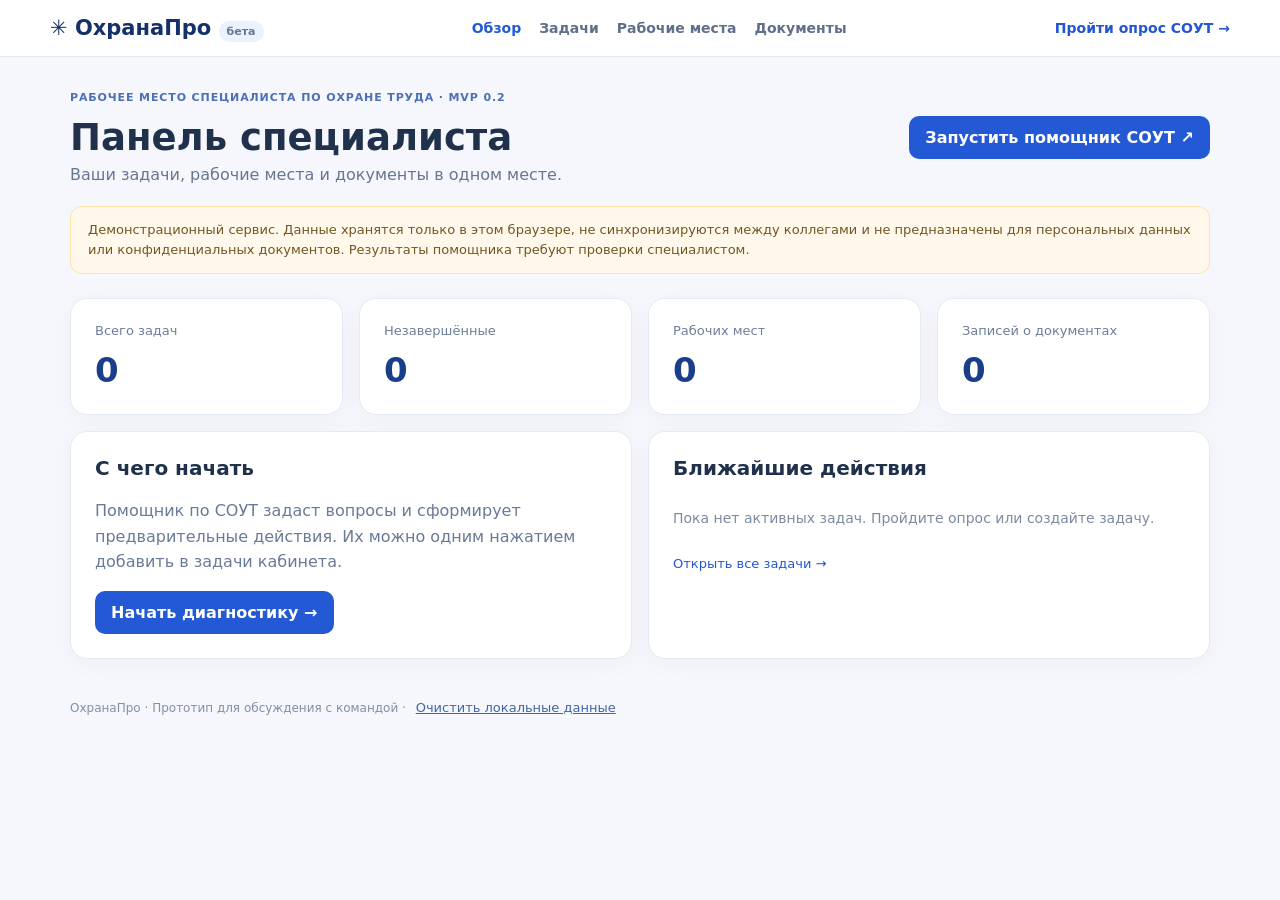
<file: index.html>
<!doctype html><html lang="ru"><head><meta charset="utf-8"><meta name="viewport" content="width=device-width, initial-scale=1"><meta name="theme-color" content="#1a3f94"><title>ОхранаПро — рабочий кабинет</title><link rel="stylesheet" href="assets/style.css"></head><body>
<header class="top"><a class="brand" href="index.html">✳ ОхранаПро <span>бета</span></a><nav><a href="#overview" data-nav="overview">Обзор</a><a href="#tasks" data-nav="tasks">Задачи</a><a href="#workplaces" data-nav="workplaces">Рабочие места</a><a href="#documents" data-nav="documents">Документы</a></nav><a class="assistant-link" href="assistant.html">Пройти опрос СОУТ →</a></header>
<main class="shell"><div class="hero"><div><div class="eyebrow">Рабочее место специалиста по охране труда · MVP 0.2</div><h1 id="section-title">Панель специалиста</h1><p id="section-description">Ваши рабочие места, задачи и документы в одном месте.</p></div><a class="hero-action" href="assistant.html">Запустить помощник СОУТ ↗</a></div>
<div class="warning">Демонстрационный сервис. Данные хранятся только в этом браузере, не синхронизируются между коллегами и не предназначены для персональных данных или конфиденциальных документов. Результаты помощника требуют проверки специалистом.</div>
<section id="view-overview" class="view"><div class="stat-grid"><div class="stat"><div>Всего задач</div><strong id="stat-total">0</strong></div><div class="stat"><div>Незавершённые</div><strong id="stat-open">0</strong></div><div class="stat"><div>Рабочих мест</div><strong id="stat-workplaces">0</strong></div><div class="stat"><div>Записей о документах</div><strong id="stat-docs">0</strong></div></div><div class="grid2"><div class="panel"><h2>С чего начать</h2><p>Помощник по СОУТ задаст вопросы и сформирует предварительные действия. Их можно одним нажатием добавить в задачи кабинета.</p><a class="button" href="assistant.html">Начать диагностику →</a></div><div class="panel"><h2>Ближайшие действия</h2><div id="overview-tasks" class="items"></div><a href="#tasks" class="minor">Открыть все задачи →</a></div></div></section>
<section id="view-tasks" class="view" hidden><div class="panel"><div class="panel-head"><h2>Задачи</h2><button class="ghost" id="clear-done">Удалить выполненные</button></div><form id="task-form" class="input-row"><input id="task-input" required maxlength="180" placeholder="Например: проверить перечень рабочих мест" aria-label="Новая задача"><button type="submit">Добавить</button></form><div id="task-list" class="items"></div></div></section>
<section id="view-workplaces" class="view" hidden><div class="panel"><h2>Реестр рабочих мест</h2><p>Для обсуждения структуры карточек. Пока это простой локальный список.</p><form id="place-form" class="input-row"><input id="place-input" required maxlength="120" placeholder="Название / подразделение" aria-label="Рабочее место"><button type="submit">Добавить</button></form><div id="place-list" class="items"></div></div></section>
<section id="view-documents" class="view" hidden><div class="panel"><h2>Реестр документов</h2><p>Здесь хранятся только названия документов и их статус — не сами файлы.</p><form id="doc-form" class="input-row"><input id="doc-input" required maxlength="140" placeholder="Название документа" aria-label="Название документа"><select id="doc-status" aria-label="Статус"><option>Требует проверки</option><option>В работе</option><option>Готов</option></select><button type="submit">Добавить</button></form><div id="doc-list" class="items"></div></div></section>
<footer>ОхранаПро · Прототип для обсуждения с командой · <button id="reset-demo" class="text-button">Очистить локальные данные</button></footer>
</main><script src="assets/app.js" defer></script></body></html>
</file>
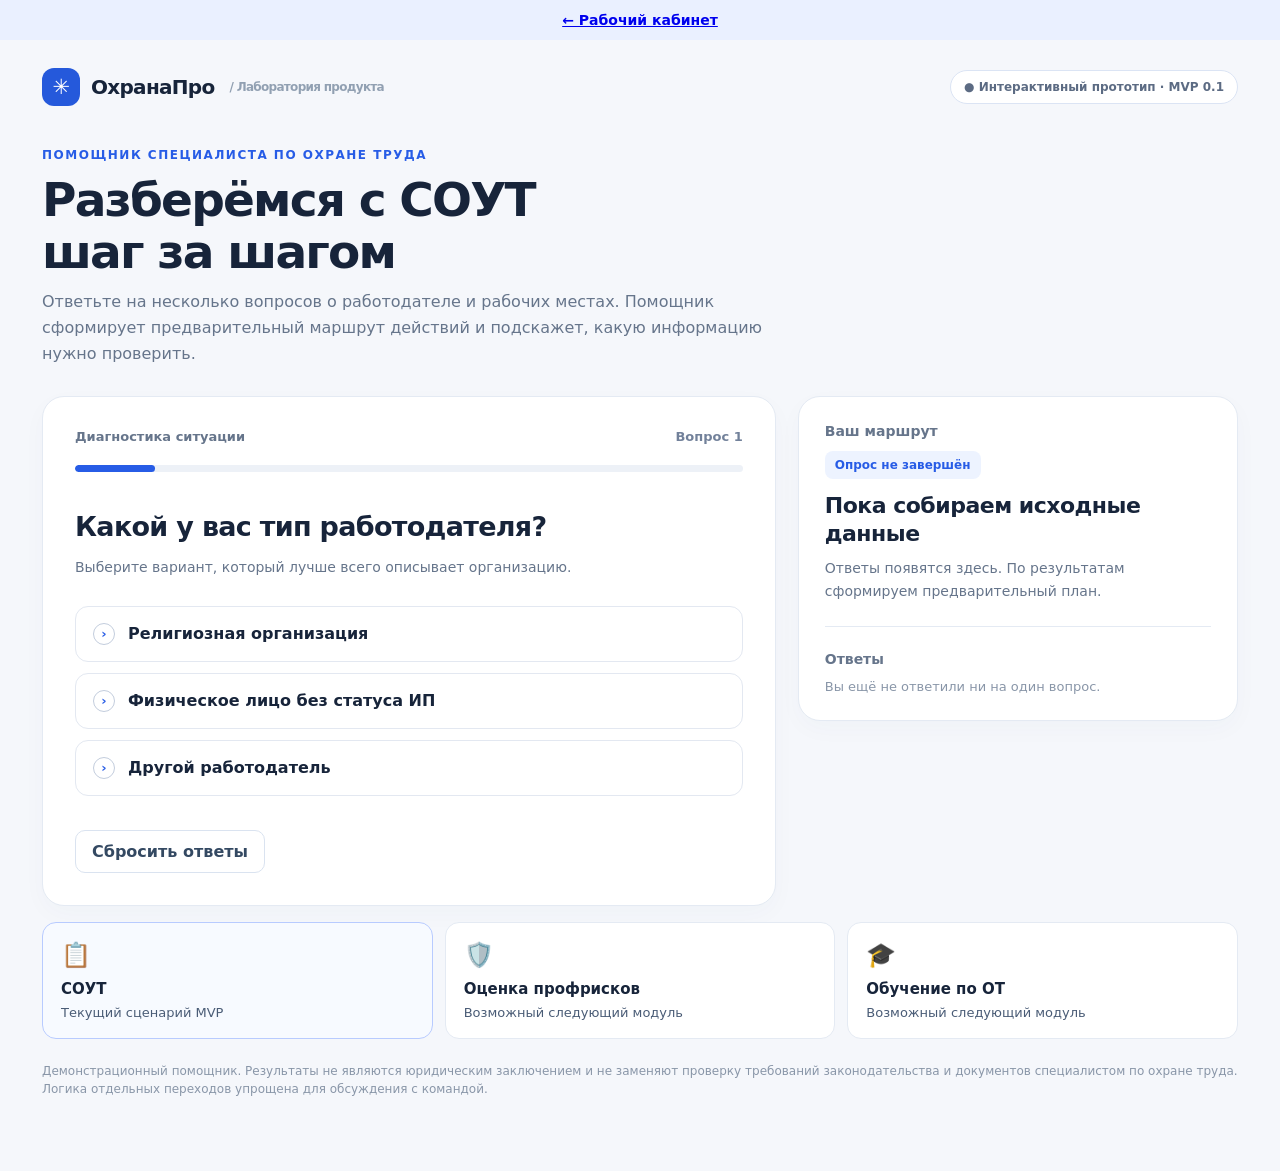
<file: assistant.html>
<!DOCTYPE html>
<html lang="ru"><head><meta charset="utf-8"/><meta content="width=device-width,initial-scale=1" name="viewport"/><title>ОхранаПро — помощник по СОУТ</title><style>
:root{--bg:#f5f7fb;--ink:#17243a;--muted:#66758b;--blue:#275ce6;--line:#e4eaf3;--soft:#edf3ff;--green:#14866e}*{box-sizing:border-box}body{margin:0;background:var(--bg);font-family:Inter,system-ui,-apple-system,'Segoe UI',Arial,sans-serif;color:var(--ink)}button,input{font:inherit}button{cursor:pointer}.shell{max-width:1240px;margin:auto;padding:28px 22px 60px}.top{display:flex;align-items:center;justify-content:space-between;margin-bottom:42px;gap:20px}.logo{font-size:20px;font-weight:800;letter-spacing:-.7px;display:flex;align-items:center;gap:11px}.mark{background:#2559db;color:white;border-radius:12px;width:38px;height:38px;display:grid;place-items:center;font-size:21px}.pill{border:1px solid #dbe4f4;background:white;padding:9px 13px;border-radius:99px;color:#5c6b83;font-size:12px;font-weight:700}.hero{margin:0 0 30px}.eyebrow{color:#275ce6;text-transform:uppercase;letter-spacing:1.5px;font-size:12px;font-weight:800}.hero h1{font-size:clamp(30px,4vw,47px);letter-spacing:-1.8px;line-height:1.1;margin:12px 0}.hero p{color:var(--muted);max-width:750px;line-height:1.6;margin:0}.columns{display:grid;grid-template-columns:minmax(0,1.5fr) minmax(300px,.9fr);gap:22px}.panel{background:white;border:1px solid var(--line);border-radius:22px;box-shadow:0 8px 25px #253c6d07}.question-panel{padding:32px;min-height:440px}.side{padding:26px;align-self:start}.section-header{display:flex;align-items:center;justify-content:space-between;gap:12px}.kicker{color:var(--muted);font-size:13px;font-weight:700}.progress{height:7px;background:#edf1f7;border-radius:20px;overflow:hidden;margin:21px 0 38px}.bar{height:100%;width:5%;background:var(--blue);border-radius:20px;transition:width .3s}.question{font-size:27px;letter-spacing:-.7px;line-height:1.25;margin:0 0 13px}.hint{color:var(--muted);line-height:1.55;font-size:14px;margin:0 0 27px}.choices{display:grid;gap:11px}.choice{display:flex;align-items:center;gap:13px;text-align:left;background:#fff;border:1.5px solid #e3e8f1;border-radius:13px;padding:16px 17px;color:var(--ink);font-weight:650;transition:.16s}.choice:hover,.choice:focus-visible{border-color:var(--blue);background:#f7faff;outline:none}.circle{border:1.5px solid #c3cddd;width:22px;height:22px;display:grid;place-items:center;border-radius:50%;flex:none;color:#275ce6;font-size:13px}.secondary{border:1px solid #dae3f0;background:white;border-radius:10px;padding:11px 16px;color:#344962;font-weight:650}.secondary:hover{background:#f5f7fc}.actions{display:flex;gap:12px;margin-top:34px;flex-wrap:wrap}.subheading{font-size:14px;color:#66758b;font-weight:700;margin-bottom:12px}.status{display:inline-flex;padding:7px 10px;background:#edf3ff;color:#275ce6;border-radius:8px;font-size:12px;font-weight:800;margin-bottom:13px}.side h2{font-size:22px;letter-spacing:-.5px;line-height:1.25;margin:0 0 10px}.side p{font-size:14px;color:var(--muted);line-height:1.6;margin:0}.divider{height:1px;background:var(--line);margin:24px 0}.history{display:flex;flex-direction:column;gap:15px}.history-item{display:flex;gap:12px;font-size:13px}.dot{width:23px;height:23px;background:#e9f7f2;color:#13836a;display:grid;place-items:center;border-radius:50%;flex:none;font-size:13px}.history-item strong{display:block;font-size:13px;margin-bottom:3px}.history-item span{color:var(--muted);line-height:1.45}.empty{font-size:13px;color:#8996a8}.results h2{font-size:28px;letter-spacing:-.8px;margin:10px 0 12px}.result-text{color:#58687e;line-height:1.7;font-size:15px}.notice{padding:15px 17px;background:#f2f6ff;border-radius:12px;margin:19px 0;color:#345179;font-size:13px;line-height:1.55}.checklist{margin:20px 0;padding:0;display:grid;gap:12px;list-style:none}.checklist li{display:flex;align-items:flex-start;gap:10px;line-height:1.5;font-size:14px}.checklist li:before{content:'✓';background:#e3f5ed;color:#13866a;font-size:12px;border-radius:50%;width:21px;height:21px;flex:none;display:grid;place-items:center}.primary{background:#275ce6;border:0;color:white;border-radius:10px;padding:12px 18px;font-weight:750}.primary:hover{background:#194bc7}.small{font-size:12px!important}.footer{margin-top:23px;color:#8996a8;font-size:12px;line-height:1.55}.step-tag{font-size:13px;color:#72819a;font-weight:700}.category-grid{display:grid;gap:12px;grid-template-columns:repeat(3,1fr);margin-top:16px}.category{background:white;border:1px solid var(--line);border-radius:14px;padding:18px;color:#4a5c76;font-size:13px}.category strong{display:block;color:var(--ink);margin-bottom:7px;font-size:15px}.category .icon{font-size:24px;margin-bottom:11px}.category.active{border-color:#b8cbff;background:#f7faff}.hide{display:none!important}@media(max-width:800px){.columns{grid-template-columns:1fr}.top{margin-bottom:28px}.question-panel{padding:23px;min-height:380px}.side{padding:23px}.category-grid{grid-template-columns:1fr}.hero h1{font-size:34px}}@media print{body{background:white}.top,.hero,.question-panel,.category-grid,.actions,.footer,.print-hide{display:none!important}.columns{display:block}.side,.panel{box-shadow:none;border:0;padding:0}.shell{padding:0}}
</style></head><body><div style="padding:12px 22px;background:#eaf0ff;text-align:center;font:600 14px system-ui"><a href="index.html">← Рабочий кабинет</a></div><main class="shell"><header class="top"><div class="logo"><span class="mark">✳</span> ОхранаПро <span style="font-size:12px;font-weight:600;color:#91a0b2;margin-left:4px">/ Лаборатория продукта</span></div><div class="pill">● Интерактивный прототип · MVP 0.1</div></header><section class="hero"><div class="eyebrow">Помощник специалиста по охране труда</div><h1>Разберёмся с СОУТ<br/>шаг за шагом</h1><p>Ответьте на несколько вопросов о работодателе и рабочих местах. Помощник сформирует предварительный маршрут действий и подскажет, какую информацию нужно проверить.</p></section><div class="columns"><section class="panel question-panel" id="mainPanel"><div class="section-header"><span class="kicker">Диагностика ситуации</span><span class="step-tag" id="counter">Вопрос 1</span></div><div class="progress"><div class="bar" id="progress"></div></div><div id="stage"></div></section><aside class="panel side"><div class="subheading">Ваш маршрут</div><div class="status" id="stateBadge">Опрос не завершён</div><h2 id="sideTitle">Пока собираем исходные данные</h2><p id="sideText">Ответы появятся здесь. По результатам сформируем предварительный план.</p><div class="divider"></div><div class="subheading">Ответы</div><div class="history" id="history"><div class="empty">Вы ещё не ответили ни на один вопрос.</div></div></aside></div><div class="category-grid"><div class="category active"><div class="icon">📋</div><strong>СОУТ</strong>Текущий сценарий MVP</div><div class="category"><div class="icon">🛡️</div><strong>Оценка профрисков</strong>Возможный следующий модуль</div><div class="category"><div class="icon">🎓</div><strong>Обучение по ОТ</strong>Возможный следующий модуль</div></div><p class="footer">Демонстрационный помощник. Результаты не являются юридическим заключением и не заменяют проверку требований законодательства и документов специалистом по охране труда. Логика отдельных переходов упрощена для обсуждения с командой.</p></main><script>
const Q={employer:{title:'Какой у вас тип работодателя?',hint:'Выберите вариант, который лучше всего описывает организацию.',options:[['Религиозная организация','endNo'],['Физическое лицо без статуса ИП','endNo'],['Другой работодатель','remote']]},remote:{title:'Есть дистанционные работники или надомники?',hint:'Сценарии могут отличаться по категориям рабочих мест.',options:[['Да','remoteKind'],['Нет','publicService'],['Пока неизвестно','unknown']]},remoteKind:{title:'Какие рабочие места нужно рассмотреть?',hint:'В исходной схеме дистанционные и надомные рабочие места выделены в отдельную ветку.',options:[['Только дистанционные / надомные','endNo'],['Только обычные рабочие места','publicService'],['Обычные и дистанционные / надомные','publicService'],['Не могу разделить по категориям','remoteHelp']]},remoteHelp:{title:'Как различать категории работников?',hint:'Дистанционная работа выполняется вне места нахождения работодателя с использованием информационно-телекоммуникационных сетей (гл. 49.1 ТК РФ). Надомная работа выполняется на дому (гл. 49 ТК РФ). Обычные рабочие места — остальные места, для которых нужно отдельно проверить применимость СОУТ. Сверьте условия трудовых договоров и организацию работы. Справка: ст. 310, 312.1 ТК РФ и ч. 3 ст. 3 закона № 426-ФЗ.',options:[['Понятно — вернуться к выбору','remoteKind'],['Нужна проверка договоров и условий труда','unknown']]},publicService:{title:'Есть государственные или муниципальные служащие?',hint:'Для этой категории предусмотрены специальные правила. Если есть другие рабочие места, продолжим по ним.',options:[['Да, есть такие категории','serviceKind'],['Нет','active'],['Неизвестно','unknown']]},serviceKind:{title:'Есть обычные рабочие места помимо госслужбы или муниципальной службы?',hint:'Опрос далее касается только обычных рабочих мест.',options:[['Да','active'],['Нет','endSpecial'],['Неизвестно','unknown']]},active:{title:'Есть действующие рабочие места?',hint:'Разделите занятые и вакантные рабочие места. По вакантным местам необходимо отдельно проверить возможность проведения СОУТ; смешанный состав потребует учёта обеих групп.',options:[['Есть занятые рабочие места','list'],['Все рабочие места вакантные','endVacant'],['Есть занятые и вакантные рабочие места','list']]},list:{title:'Есть полный перечень рабочих мест?',hint:'Перечень поможет определить объём работ и отметить новые рабочие места.',options:[['Да, перечень полный','done'],['Нет или заполнен частично','listFix'],['Неизвестно','unknown']]},listFix:{title:'Готовы уточнить перечень рабочих мест?',hint:'В реальном продукте здесь можно будет создать карточки рабочих мест.',options:[['Да, перечень будет уточнён','done'],['Нет, пока недостаточно информации','unknown']]},done:{title:'Проводилась ли СОУТ ранее?',hint:'Укажите статус по тем рабочим местам, которые рассматриваете.',options:[['Да','docs'],['Нет','basis'],['Частично, не по всем местам','partial'],['Неизвестно','unknown']]},partial:{title:'Разделим рабочие места на две группы?',hint:'Оценённые места потребуется проверить по документам, остальные — по основаниям и срокам проведения СОУТ.',options:[['Продолжить по оценённым местам','docs'],['Продолжить по неоценённым местам','basis'],['Пока невозможно разделить','unknown']]},docs:{title:'Какие документы или сведения есть?',hint:'Проверьте отдельно наличие отчёта и сведений во ФГИС СОУТ. Несовпадения требуют документальной проверки; выбор не подтверждает действительность результатов.',options:[['Отчёт о СОУТ и сведения, размещённые во ФГИС','date'],['Только отчёт о проведении СОУТ','date'],['Только сведения, размещённые во ФГИС','date'],['Отчёт отсутствует, сведения во ФГИС не размещены','documentGap']]},date:{title:'Известна дата внесения результатов в информационную систему?',hint:'Она может иметь значение для проверки сроков; в MVP мы не рассчитываем их автоматически.',options:[['Да','declaration'],['Нет или сведения не подтверждены','unknown']]},declaration:{title:'Есть декларация соответствия условий труда?',hint:'При необходимости специалист проверит статус, применимость и наличие сведений в реестре.',options:[['Да','triggerCheck'],['Нет','triggerCheck'],['Неизвестно','triggerCheck']]},triggerCheck:{title:'Есть события, из-за которых нужно проверить проведение СОУТ?',hint:'Основания для внеплановой СОУТ перечислены в статье 17 закона № 426-ФЗ. Если событий не было, не нужно выбирать основание наугад.',options:[['Да, произошло изменение или другое событие','basis'],['Нет, таких событий не было','resultNoTrigger'],['Не могу определить — нужна проверка','unknown']]},basis:{title:'Какое основание требует проверки?',hint:'Этот шаг показывается при отсутствии предыдущей СОУТ либо при наличии события, требующего проверки. Выберите предполагаемое основание: дальше появятся связанные действия. Сроки и применимость подтвердит специалист.',options:[['Новое рабочее место','resultNew'],['Истечение применимого срока / предписание','resultTerm'],['Изменение технологий или оборудования','resultChange'],['Изменение материалов или сырья','resultChange'],['Изменение СИЗ / СКЗ','resultChange'],['Несчастный случай / профессиональное заболевание','resultIncident'],['Предложение представителей работников','resultProposal'],['Основание пока не установлено','unknown']]}};
const outcomes={endVacant:{title:'Все рабочие места вакантные',text:'На вакантных местах без выполняемой работы невозможно провести обычные измерения производственных факторов. Проверьте фактический статус мест и вернитесь к оценке при появлении работников. Это не означает автоматического освобождения организации от всех обязанностей.',tasks:['Проверить штатное расписание и фактическую занятость.','Зафиксировать перечень вакантных рабочих мест.','Повторно оценить необходимость проведения СОУТ после заполнения вакансий.']},documentGap:{title:'Не найдены отчёт и сведения во ФГИС СОУТ',text:'Невозможно подтвердить ранее проведённую СОУТ. Нужно запросить сведения у ответственных лиц и проверить фактический статус результатов перед определением дальнейшего маршрута.',tasks:['Запросить отчёт СОУТ у работодателя и организации-исполнителя.','Проверить сведения во ФГИС СОУТ.','Сопоставить рабочие места и определить дальнейшие действия после документальной проверки.']},resultNoTrigger:{title:'События для внеплановой СОУТ не указаны',text:'По ответам не выявлено конкретного нового события для проверки внеплановой СОУТ. При этом нужно отдельно проверить действительность предыдущих результатов, декларации и иные обязанности.',tasks:['Проверить действительность и полноту результатов СОУТ.','Уточнить применимость декларации и её статус.','Следить за изменениями условий труда и иными основаниями для пересмотра.']},endNo:{title:'Вероятно, процедура СОУТ не применяется',text:'Для указанной категории в исходной схеме предусмотрено исключение. Перед использованием вывода нужно подтвердить правовой статус работодателя и применимость исключения.',tasks:['Проверить правовой статус работодателя.','Сверить ситуацию с действующей редакцией законодательства.','Зафиксировать обоснование принятого решения.']},endSpecial:{title:'Нужна проверка специального порядка',text:'Для государственных и муниципальных служащих могут действовать специальные правила. Общий сценарий СОУТ нельзя автоматически перенести на эти категории.',tasks:['Уточнить статус служащих и правовое регулирование.','Проверить, есть ли иные категории рабочих мест.','Зафиксировать применимый порядок.']},endNoWork:{title:'Уточните ситуацию с рабочими местами',text:'Если действующих рабочих мест нет, маршрут оценки зависит от фактической ситуации и планируемого создания рабочих мест.',tasks:['Подтвердить отсутствие действующих рабочих мест.','Проверить планы создания новых рабочих мест.','Повторить оценку при изменении ситуации.']},unknown:{title:'Недостаточно данных для вывода',text:'Чтобы сформировать обоснованный план, нужно уточнить недостающие сведения и подтвердить документы.',tasks:['Уточнить ответ на последний вопрос.','Запросить информацию у ответственного лица.','Вернуться к опросу после проверки.']},resultNew:{title:'Проверить необходимость СОУТ для нового рабочего места',text:'Создание нового рабочего места может быть основанием для внеплановой СОУТ. Конкретный срок и исключения нужно проверить.',tasks:['Подтвердить дату ввода рабочего места.','Проверить основания и применимый срок.','При наличии обязанности организовать процедуру и оформить документы.']},resultTerm:{title:'Проверить основания и сроки проведения СОУТ',text:'Нужно сопоставить имеющиеся результаты, декларации, события и применимые сроки. Универсальный срок из одного ответа определять нельзя.',tasks:['Проверить дату и статус предыдущей СОУТ.','Уточнить статус декларации, если она применима.','Определить основание и применимый срок по действующим требованиям.']},resultChange:{title:'Проверить основания для внеплановой СОУТ',text:'Изменения условий труда могут влиять на обязанность провести внеплановую оценку. Сам факт изменения ещё требует правовой проверки.',tasks:['Документировать характер и дату изменений.','Оценить, затрагиваются ли условия труда на рабочих местах.','Проверить необходимость и срок внеплановой СОУТ.']},resultIncident:{title:'Проверить необходимость внеплановой СОУТ',text:'Несчастный случай или профзаболевание могут быть основанием для внеплановой оценки при выполнении предусмотренных законом условий.',tasks:['Уточнить обстоятельства события и рабочее место.','Проверить применимость исключений и наличие основания.','Установить срок и ответственных при наличии обязанности.']},resultProposal:{title:'Рассмотреть предложение работников',text:'Мотивированное предложение представителей работников может требовать дополнительной проверки условий труда и оснований для СОУТ.',tasks:['Зарегистрировать и изучить предложение.','Проверить основания в действующем законодательстве.','Определить решение, срок и ответственных.']}};
let answers=[];let current='employer';let result=null;const $=id=>document.getElementById(id);function escapeText(s){return String(s).replace(/[&<>"']/g,x=>({'&':'&amp;','<':'&lt;','>':'&gt;','"':'&quot;',"'":'&#39;'}[x]));}
function save(){try{localStorage.setItem('sout_demo_v2',JSON.stringify({answers,current,result}));}catch(e){}}function load(){try{const data=JSON.parse(localStorage.getItem('sout_demo_v2'));if(data&&Array.isArray(data.answers)&& (Q[data.current]||outcomes[data.result])){answers=data.answers;current=data.current;result=data.result;}}catch(e){}}
function render(){const count=answers.length;$('counter').textContent=result?'Результат':`Вопрос ${count+1}`;$('progress').style.width=(result?'100':Math.min(94,12+count*9))+'%';$('history').innerHTML=count?answers.map(a=>`<div class="history-item"><div class="dot">✓</div><div><strong>${escapeText(a.question)}</strong><span>${escapeText(a.answer)}</span></div></div>`).join(''):'<div class="empty">Вы ещё не ответили ни на один вопрос.</div>';
if(result){const o=outcomes[result];$('stateBadge').textContent='Маршрут сформирован';$('sideTitle').textContent='Есть предварительный результат';$('sideText').textContent='Итог и последовательность действий доступны слева. Можно распечатать или пройти опрос заново.';$('stage').innerHTML=`<div class="results"><div class="status">Предварительный результат</div><h2>${escapeText(o.title)}</h2><p class="result-text">${escapeText(o.text)}</p><div class="notice">Это демонстрационная рекомендация, а не автоматическое юридическое заключение. Проверяйте основания, сроки и исключения по актуальным нормам.</div><div class="subheading">Что сделать дальше</div><ul class="checklist">${o.tasks.map(x=>`<li>${escapeText(x)}</li>`).join('')}</ul><div class="actions"><button class="primary" onclick="exportTasks()">Добавить действия в задачи</button><button class="secondary" onclick="window.print()">Печать / PDF</button><button class="secondary" onclick="back()">← Назад</button><button class="secondary" onclick="restart()">Начать заново</button></div></div>`;return;}
const q=Q[current];$('stateBadge').textContent='Опрос не завершён';$('sideTitle').textContent=count?'Собираем картину ситуации':'Пока собираем исходные данные';$('sideText').textContent=count?`Зафиксировано ответов: ${count}. Продолжайте опрос, чтобы получить предварительный план.`:'Ответы появятся здесь. По результатам сформируем предварительный план.';$('stage').innerHTML=`<h2 class="question">${escapeText(q.title)}</h2><p class="hint">${escapeText(q.hint)}</p><div class="choices">${q.options.map(([name,next],i)=>`<button class="choice" onclick="pick(${i})"><span class="circle">›</span><span>${escapeText(name)}</span></button>`).join('')}</div><div class="actions">${count?'<button class="secondary" onclick="back()">← Назад</button>':''}<button class="secondary" onclick="restart()">Сбросить ответы</button></div>`;}
function pick(i){const q=Q[current],opt=q.options[i];answers.push({id:current,question:q.title,answer:opt[0]});if(Q[opt[1]]){current=opt[1];result=null}else{result=opt[1];current=null}save();render();}function back(){if(!answers.length)return;const last=answers.pop();current=last.id;result=null;save();render();}function restart(){answers=[];current='employer';result=null;save();render();}load();render();

function exportTasks(){
  if(!result)return;
  const o=outcomes[result];
  const key='ohranapro_tasks_v1';
  let saved=[];
  try{saved=JSON.parse(localStorage.getItem(key))||[]}catch(e){}
  const now=Date.now();
  o.tasks.forEach((task,i)=>saved.push({id:String(now)+'-'+i,title:task,done:false,source:'Опрос СОУТ: '+o.title,created:new Date().toISOString()}));
  localStorage.setItem(key,JSON.stringify(saved));
  window.location.href='index.html#tasks';
}
</script></body></html>
</file>
<file: assets/style.css>
:root{font-family:Inter,ui-sans-serif,system-ui,-apple-system,"Segoe UI",sans-serif;color:#20314c;background:#f5f7fc}*{box-sizing:border-box}body{margin:0}a{color:#2456d3;text-decoration:none}button,input,select{font:inherit}button{cursor:pointer}button:focus-visible,a:focus-visible,input:focus-visible,select:focus-visible{outline:3px solid #8aafff;outline-offset:2px}.top{display:flex;align-items:center;gap:25px;justify-content:space-between;background:white;border-bottom:1px solid #e5eaf3;padding:16px max(20px,calc((100vw - 1180px)/2));flex-wrap:wrap}.brand{font-size:21px;font-weight:800;color:#15316a;white-space:nowrap}.brand span{font-size:11px;color:#647895;background:#eaf1ff;border-radius:30px;padding:4px 8px}.top nav{display:flex;gap:18px;flex-wrap:wrap}.top nav a{color:#60708b;font-size:14px;font-weight:600}.top nav a.active{color:#235bd4}.assistant-link{font-size:14px;font-weight:700}.shell{max-width:1180px;margin:auto;padding:34px 20px}.hero{display:flex;justify-content:space-between;align-items:center;gap:18px;margin-bottom:22px}.eyebrow{text-transform:uppercase;letter-spacing:.08em;color:#4c70b5;font-size:11px;font-weight:800}.hero h1{font-size:clamp(26px,4vw,37px);margin:12px 0 6px}.hero p{color:#667691;margin:0}.hero-action,.button,form button{background:#2459d5;color:white;border:0;border-radius:10px;padding:12px 16px;font-weight:700;display:inline-block}.warning{background:#fff8eb;color:#725623;border:1px solid #ffe3a4;border-radius:12px;padding:13px 17px;font-size:13px;line-height:1.55;margin-bottom:24px}.stat-grid{display:grid;grid-template-columns:repeat(4,minmax(0,1fr));gap:16px;margin-bottom:16px}.stat,.panel{background:white;border:1px solid #e4eaf4;border-radius:17px;padding:24px;box-shadow:0 5px 24px #20355d09}.stat div{color:#6d7e98;font-size:13px}.stat strong{display:block;font-size:34px;color:#1a3e89;margin-top:12px}.grid2{display:grid;grid-template-columns:1fr 1fr;gap:16px}.panel h2{margin:0 0 18px;font-size:20px}.panel p{line-height:1.6;color:#697a96}.minor{display:block;font-size:13px;margin-top:18px}.panel-head{display:flex;justify-content:space-between;align-items:center;gap:10px}.ghost,.text-button{border:0;color:#4264a4;background:none;font-size:13px}.input-row{display:flex;gap:10px;margin:19px 0 22px;flex-wrap:wrap}.input-row input{flex:1;min-width:200px}.input-row input,.input-row select{border:1px solid #d8e1ee;border-radius:9px;padding:12px;background:#fff}.items{display:grid;gap:10px}.item{display:flex;justify-content:space-between;align-items:center;gap:14px;border:1px solid #e5eafa;padding:13px 14px;border-radius:10px;overflow-wrap:anywhere}.item-main{min-width:0;display:flex;gap:12px;align-items:start}.item strong{font-size:14px}.item small{display:block;color:#8090a6;font-size:12px;margin-top:5px}.item.done strong{text-decoration:line-through;color:#8796aa}.item .remove{color:#a04646;border:0;background:transparent;padding:5px 8px}.empty{color:#7c8aa2;padding:12px 0;font-size:14px}footer{font-size:12px;color:#8190a5;margin:40px 0 8px}footer .text-button{text-decoration:underline}@media(max-width:780px){.stat-grid{grid-template-columns:repeat(2,1fr)}.grid2{grid-template-columns:1fr}.hero{display:block}.hero-action{display:inline-block;margin-top:20px}}@media(max-width:480px){.stat,.panel{padding:18px}.top{gap:16px}.stat-grid{gap:9px}}
</file>
